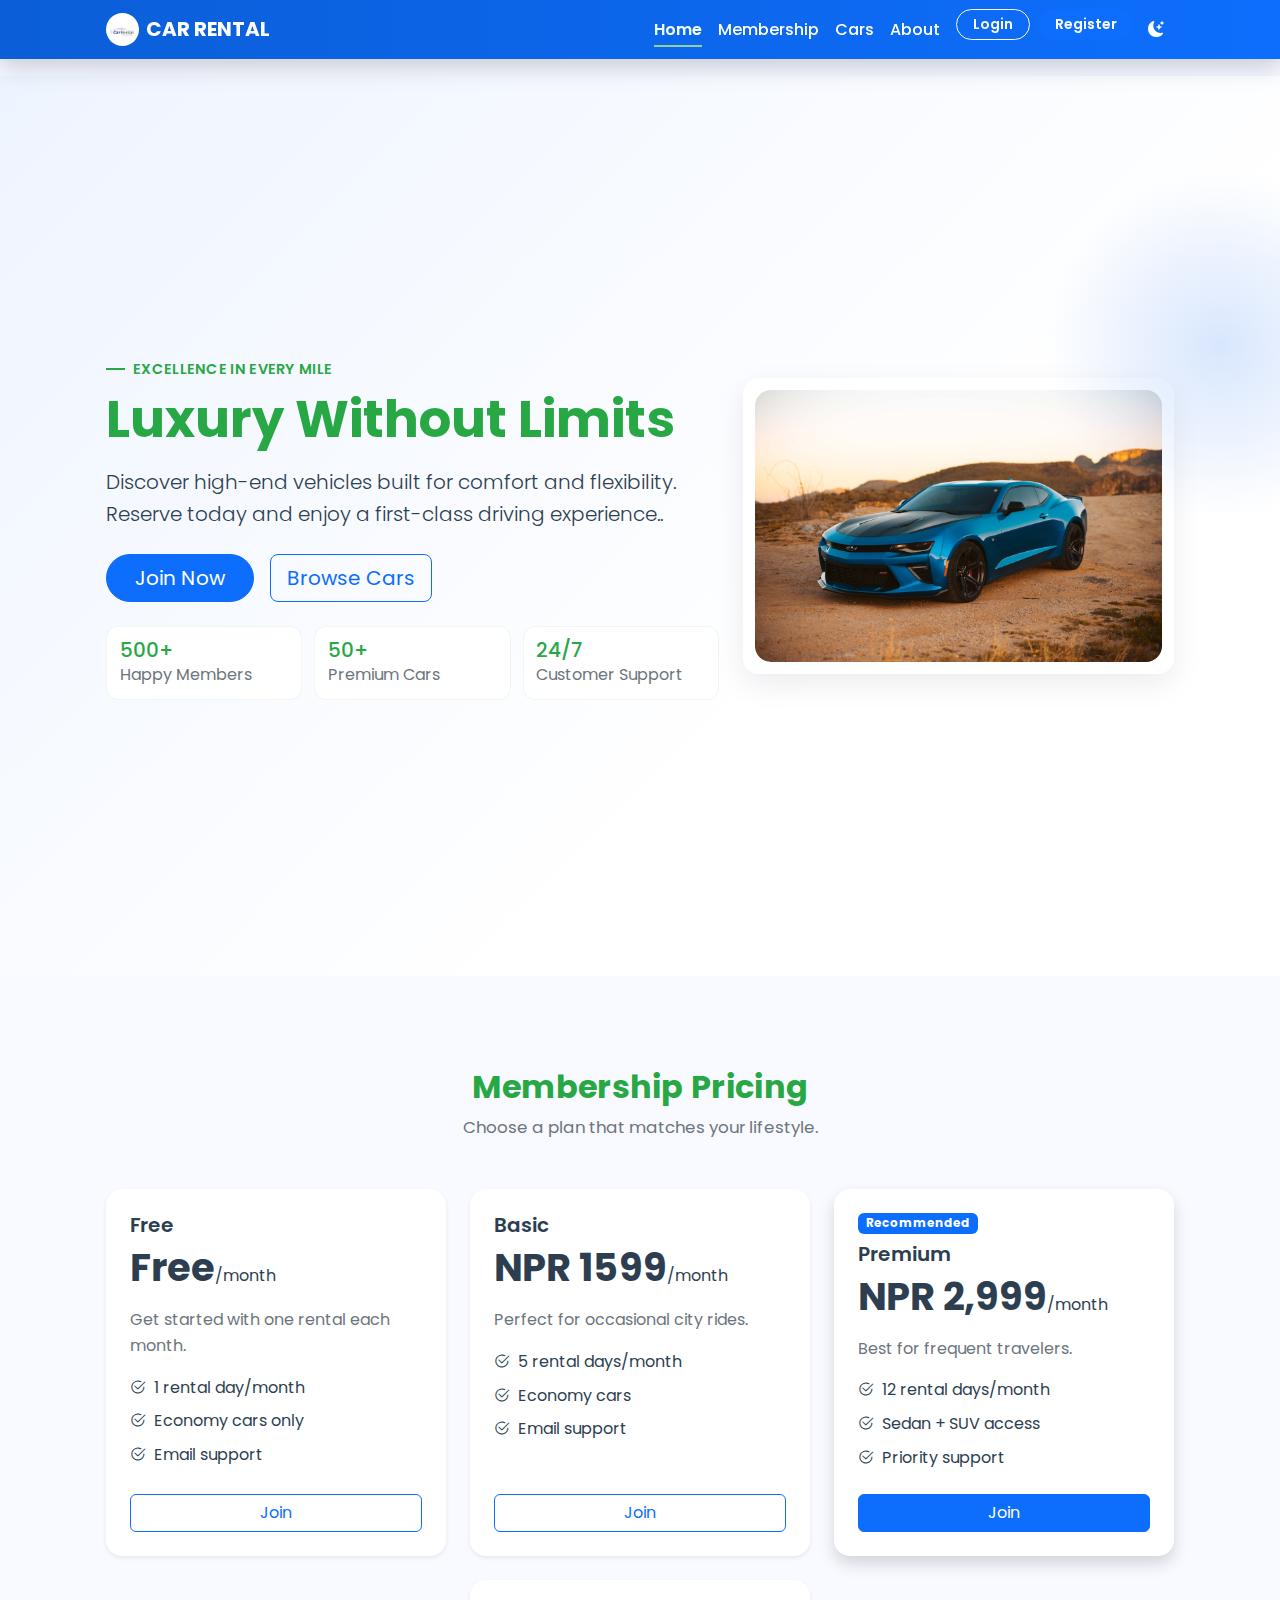
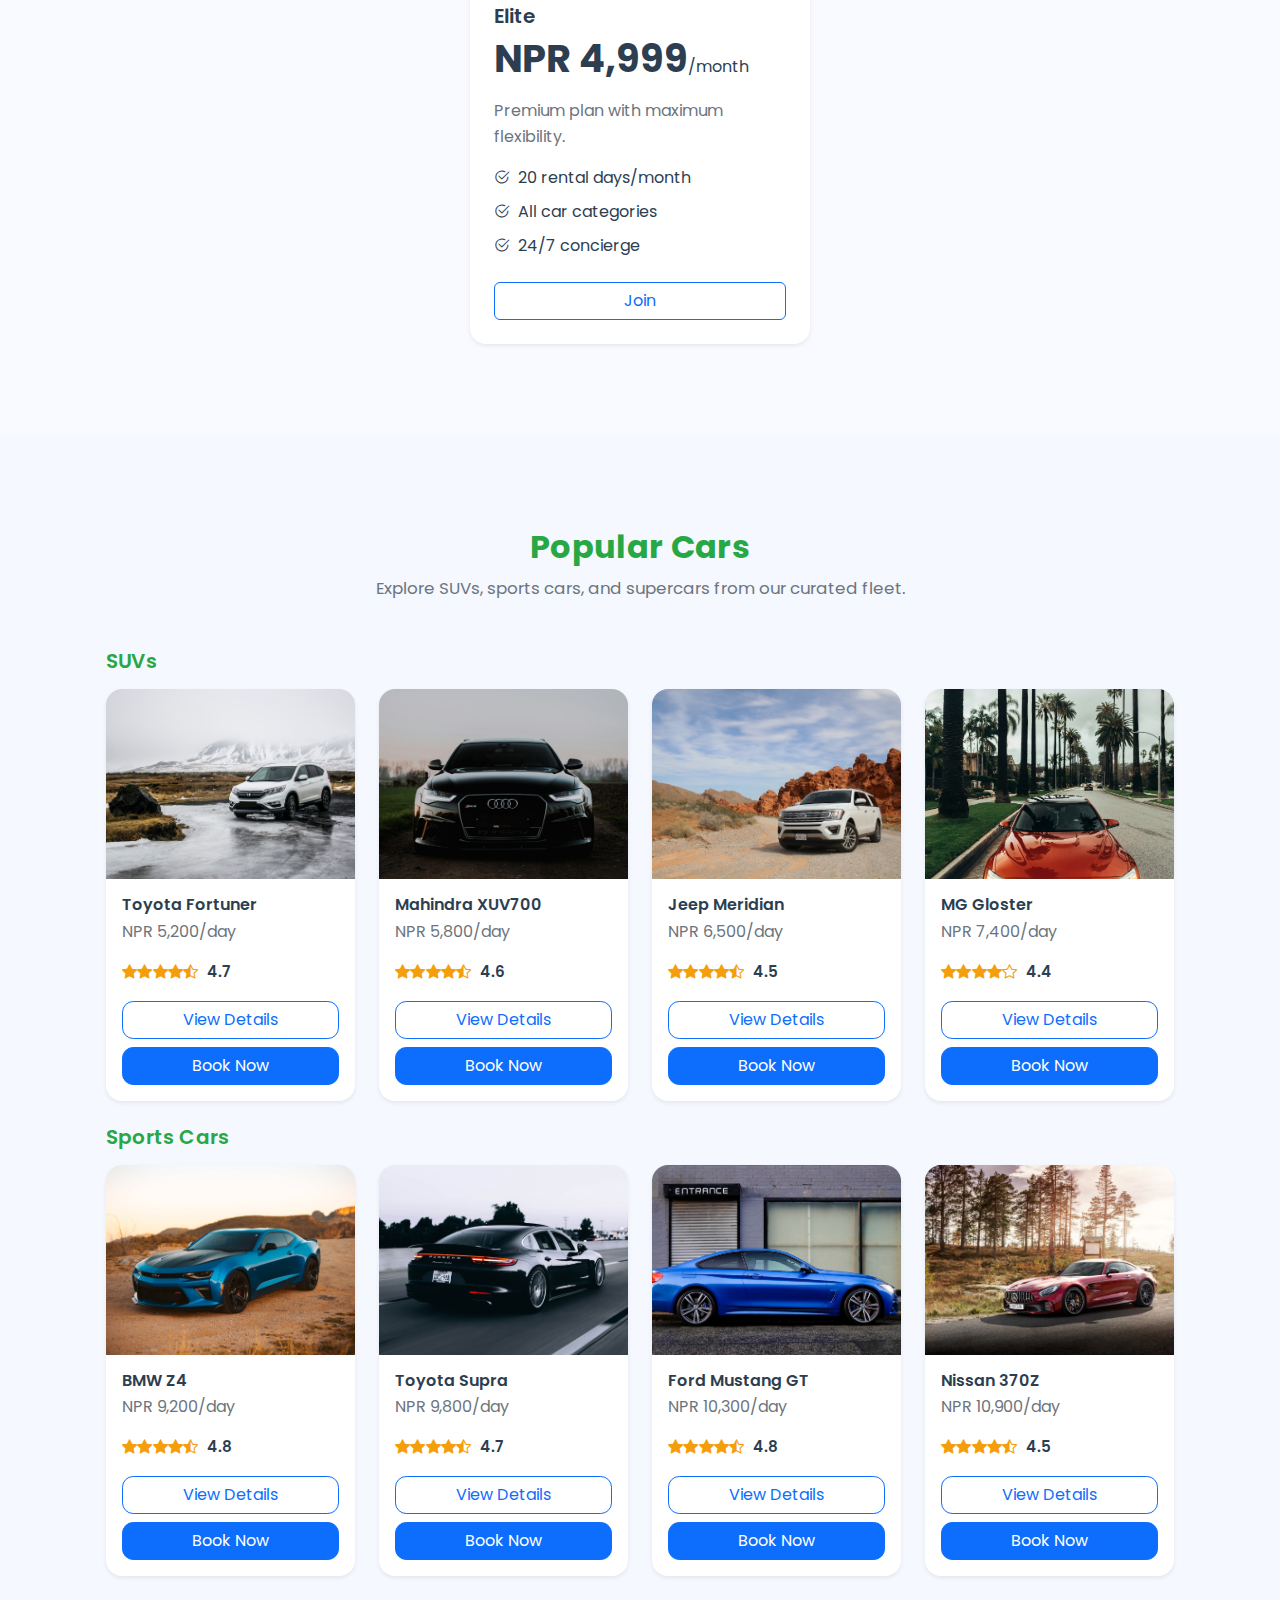
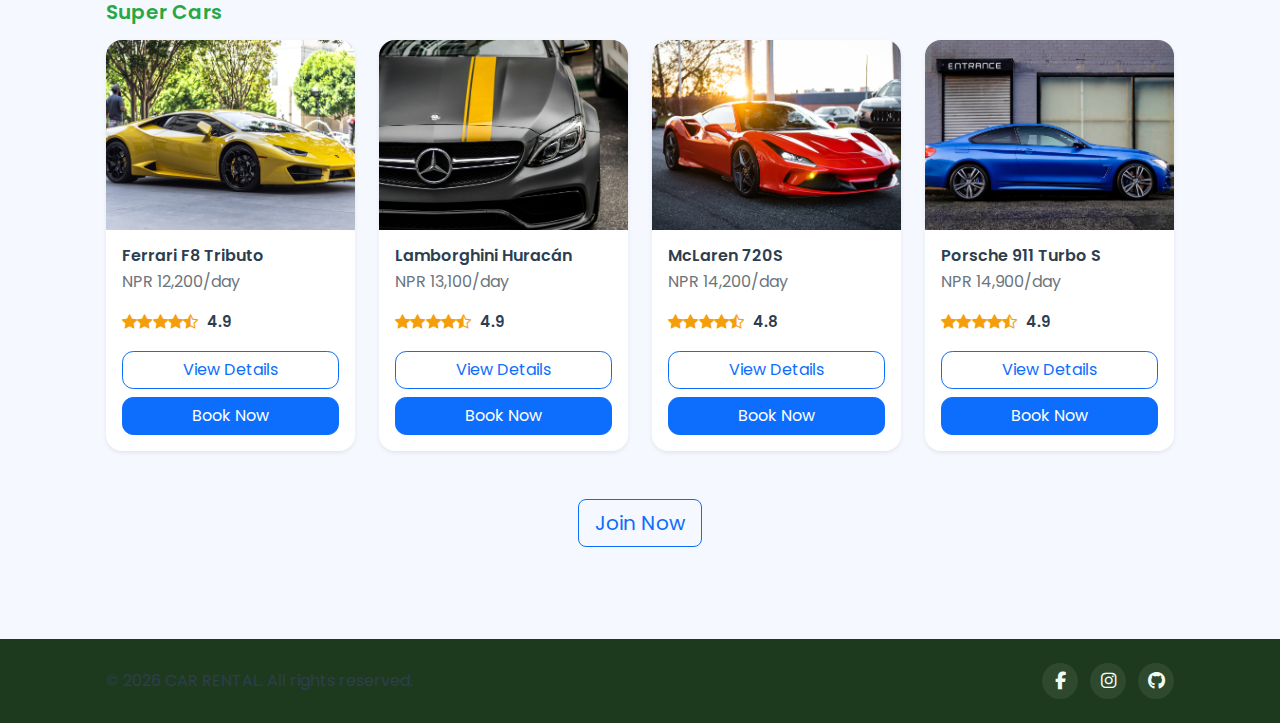
<file: index.html>
<!DOCTYPE html>
<html lang="en">
<head>
  <meta charset="UTF-8" />
  <meta name="viewport" content="width=device-width, initial-scale=1.0" />
  <meta name="description" content="CAR RENTAL is a modern, frontend-only car rental website built for quick bookings and affordable membership plans." />
  <title>Car Rental| Drive Smart, Drive Easy</title>

  <!-- Typography -->
  <link rel="preconnect" href="https://fonts.googleapis.com" />
  <link rel="preconnect" href="https://fonts.gstatic.com" crossorigin />
  <link href="https://fonts.googleapis.com/css2?family=Poppins:wght@300;400;500;600;700&display=swap" rel="stylesheet" />

  <!-- Core CSS framework -->
  <link href="https://cdn.jsdelivr.net/npm/bootstrap@5.3.3/dist/css/bootstrap.min.css" rel="stylesheet" integrity="sha384-QWTKZyjpPEjISv5WaRU9OFeRpok6YctnYmDr5pNlyT2bRjXh0JMhjY6hW+ALEwIH" crossorigin="anonymous" />

  <!-- Icon packs -->
  <link rel="stylesheet" href="https://cdn.jsdelivr.net/npm/bootstrap-icons@1.11.3/font/bootstrap-icons.min.css" />

  <link rel="stylesheet" href="https://cdnjs.cloudflare.com/ajax/libs/font-awesome/6.7.2/css/all.min.css" integrity="sha512-Evv84Mr4kqVGRNSgIGL/F/aIDqQb7xQ2vcrdIwxfjThSH8CSR7PBEakCr51Ck+w+/U6swU2Im1vVX0SVk9ABhg==" crossorigin="anonymous" referrerpolicy="no-referrer" />

  <!-- Site identity icon -->
  <link rel="icon" type="image/png" href="images/CAR RENTAL LOGO.png" />

  <!-- Shared + page-specific styles -->
  <link rel="stylesheet" href="css/styles.css" />
  <link rel="stylesheet" href="css/index.css" />
</head>
<body data-bs-spy="scroll" data-bs-target="#navbarMenu" data-bs-offset="90" tabindex="0">
  <a class="skip-link" href="#main-content">Skip to main content</a>

  <!-- Header & Fixed Navigation -->
  <header>
    <nav class="navbar navbar-expand-lg navbar-dark fixed-top cargo-navbar" aria-label="Main navigation">
      <section class="container">
        <a class="navbar-brand fw-bold d-inline-flex align-items-center" href="#home" aria-label="CAR RENTAL home">
          <img src="images/CAR RENTAL LOGO.png" alt="CAR RENTAL logo" class="navbar-brand-logo" />
          <span>CAR RENTAL</span>
        </a>
        <button class="navbar-toggler" type="button" data-bs-toggle="collapse" data-bs-target="#navbarMenu" aria-controls="navbarMenu" aria-expanded="false" aria-label="Toggle navigation">
          <span class="navbar-toggler-icon"></span>
        </button>

        <section class="collapse navbar-collapse" id="navbarMenu">
          <ul class="navbar-nav ms-auto mb-2 mb-lg-0">
            <li class="nav-item"><a class="nav-link active" href="#home" aria-label="Go to Home section">Home</a></li>
            <li class="nav-item"><a class="nav-link" href="#pricing" aria-label="Go to Membership section">Membership</a></li>
            <li class="nav-item"><a class="nav-link" href="#cars" aria-label="Go to Cars section">Cars</a></li>
            <li class="nav-item"><a class="nav-link" href="about.html" aria-label="Go to About page">About</a></li>
            <li class="nav-item auth-nav-item mt-2 mt-lg-0 ms-lg-2">
              <a href="login.html" class="btn btn-outline-light btn-sm w-100" aria-label="Go to login page">Login</a>
            </li>
            <li class="nav-item auth-nav-item mt-2 mt-lg-0 ms-lg-2">
              <a href="register.html" class="btn btn-primary btn-sm w-100" aria-label="Go to registration page">Register</a>
            </li>
            <li class="nav-item d-flex align-items-center">
              <button type="button" class="theme-toggle-btn nav-link border-0 bg-transparent" data-theme-toggle aria-label="Switch theme">
                <i class="bi bi-moon-stars-fill" data-theme-icon aria-hidden="true"></i>
              </button>
            </li>
          </ul>
        </section>
      </section>
    </nav>
  </header>

  <main id="main-content">
    <!-- Hero Section -->
    <section id="home" class="hero-section d-flex align-items-center section-block" aria-label="Hero section">
      <section class="container">
        <article class="row align-items-center g-4">
          <section class="col-lg-7">
            <p class="hero-eyebrow fw-semibold mb-2">Excellence in Every Mile</p>
            <h1 class="display-4 fw-bold mb-3">Luxury Without Limits</h1>
            <p class="lead mb-4">
Discover high-end vehicles built for comfort and flexibility. Reserve today and enjoy a first-class driving experience..</p>
            <section class="d-flex flex-column flex-sm-row gap-3">
              <button type="button" class="btn btn-primary btn-lg hero-cta" data-bs-toggle="modal" data-bs-target="#joinNowModal" aria-label="Open Join Now membership modal">Join Now</button>
              <a href="#cars" class="btn btn-outline-primary btn-lg" aria-label="Browse available cars">Browse Cars</a>
            </section>

            <section class="hero-kpis mt-4" aria-label="CAR RENTAL trust highlights">
              <article class="hero-kpi-item">
                <h2 class="h5 mb-0">500+</h2>
                <p class="mb-0 text-muted">Happy Members</p>
              </article>
              <article class="hero-kpi-item">
                <h2 class="h5 mb-0">50+</h2>
                <p class="mb-0 text-muted">Premium Cars</p>
              </article>
              <article class="hero-kpi-item">
                <h2 class="h5 mb-0">24/7</h2>
                <p class="mb-0 text-muted">Customer Support</p>
              </article>
            </section>
          </section>
          <section class="col-lg-5">
            <article class="hero-image-card text-center">
              <img src="images/sports-bmw-z4.jpg" class="img-fluid rounded-4" alt="Stylish rental car on an open road" loading="eager" />
            </article>
          </section>
        </article>
      </section>
    </section>

    <!-- Membership Pricing Section -->
    <section id="pricing" class="pricing-section section-block" aria-label="Membership pricing section">
      <section class="container py-4">
        <section class="section-header text-center mb-5">
          <h2 class="fw-bold mb-2">Membership Pricing</h2>
          <p class="text-muted mb-0">Choose a plan that matches your lifestyle.</p>
        </section>
      

        <section class="row g-4 membership-grid">
          <!-- Free plan added per user request: 1 rental per month -->
          <section class="col-md-6 col-lg-4">
            <article class="card h-100 pricing-card border-0 shadow-sm">
              <section class="card-body p-4 d-flex flex-column">
                <h3 class="h5 fw-semibold">Free</h3>
                <p class="display-6 fw-bold">Free<span class="fs-6 fw-normal">/month</span></p>
                <p class="text-muted">Get started with one rental each month.</p>
                <ul class="list-unstyled mb-4">
                  <li class="mb-2"><i class="bi bi-check2-circle me-2"></i>1 rental day/month</li>
                  <li class="mb-2"><i class="bi bi-check2-circle me-2"></i>Economy cars only</li>
                  <li><i class="bi bi-check2-circle me-2"></i>Email support</li>
                </ul>
                <button type="button" class="btn btn-outline-primary mt-auto" data-bs-toggle="modal" data-bs-target="#joinNowModal" aria-label="Join Free membership plan">Join</button>
              </section>
            </article>
          </section>

          <section class="col-md-6 col-lg-4">
            <article class="card h-100 pricing-card border-0 shadow-sm">
              <section class="card-body p-4 d-flex flex-column">
                <h3 class="h5 fw-semibold">Basic</h3>
                <p class="display-6 fw-bold">NPR 1599<span class="fs-6 fw-normal">/month</span></p>
                <p class="text-muted">Perfect for occasional city rides.</p>
                <ul class="list-unstyled mb-4">
                  <li class="mb-2"><i class="bi bi-check2-circle me-2"></i>5 rental days/month</li>
                  <li class="mb-2"><i class="bi bi-check2-circle me-2"></i>Economy cars</li>
                  <li><i class="bi bi-check2-circle me-2"></i>Email support</li>
                </ul>
                <button type="button" class="btn btn-outline-primary mt-auto" data-bs-toggle="modal" data-bs-target="#joinNowModal" aria-label="Join Basic membership plan">Join</button>
              </section>
            </article>
          </section>

          <section class="col-md-6 col-lg-4">
            <article class="card h-100 pricing-card featured border-0 shadow">
              <section class="card-body p-4 d-flex flex-column">
                <span class="badge text-bg-primary align-self-start mb-2">Recommended</span>
                <h3 class="h5 fw-semibold">Premium</h3>
                <p class="display-6 fw-bold">NPR 2,999<span class="fs-6 fw-normal">/month</span></p>
                <p class="text-muted">Best for frequent travelers.</p>
                <ul class="list-unstyled mb-4">
                  <li class="mb-2"><i class="bi bi-check2-circle me-2"></i>12 rental days/month</li>
                  <li class="mb-2"><i class="bi bi-check2-circle me-2"></i>Sedan + SUV access</li>
                  <li><i class="bi bi-check2-circle me-2"></i>Priority support</li>
                </ul>
                <button type="button" class="btn btn-primary mt-auto" data-bs-toggle="modal" data-bs-target="#joinNowModal" aria-label="Join Premium membership plan">Join</button>
              </section>
            </article>
          </section>

          <section class="col-md-6 col-lg-4 mx-md-auto">
            <article class="card h-100 pricing-card border-0 shadow-sm">
              <section class="card-body p-4 d-flex flex-column">
                <h3 class="h5 fw-semibold">Elite</h3>
                <p class="display-6 fw-bold">NPR 4,999<span class="fs-6 fw-normal">/month</span></p>
                <p class="text-muted">Premium plan with maximum flexibility.</p>
                <ul class="list-unstyled mb-4">
                  <li class="mb-2"><i class="bi bi-check2-circle me-2"></i>20 rental days/month</li>
                  <li class="mb-2"><i class="bi bi-check2-circle me-2"></i>All car categories</li>
                  <li><i class="bi bi-check2-circle me-2"></i>24/7 concierge</li>
                </ul>
                <button type="button" class="btn btn-outline-primary mt-auto" data-bs-toggle="modal" data-bs-target="#joinNowModal" aria-label="Join Elite membership plan">Join</button>
              </section>
            </article>
          </section>
        </section>
      </section>
    </section>

    <!-- Cars section: grouped inventory cards and CTA -->
    <section id="cars" class="cars-section section-block" aria-label="Car showcase section">
      <section class="container py-4">
        <section class="section-header text-center mb-5">
          <h2 class="fw-bold mb-2">Popular Cars</h2>
          <p class="text-muted mb-0">Explore SUVs, sports cars, and supercars from our curated fleet.</p>
        </section>

        <section class="cars-category mb-4">
          <h3 class="h5 fw-semibold mb-3">SUVs</h3>
          <section class="row g-4 cars-grid">
            <section class="col-sm-6 col-lg-3">
              <article class="card h-100 border-0 shadow-sm car-card">
                <img src="images/suv-fortuner.jpg" class="card-img-top" alt="Blue luxury SUV" loading="lazy" />
                <section class="card-body d-flex flex-column">
                  <h4 class="h6 fw-semibold mb-1">Toyota Fortuner</h4>
                  <p class="text-muted mb-3">NPR 5,200/day</p>
                  <button type="button" class="btn btn-outline-primary mt-auto" aria-label="View details of Toyota Fortuner">View Details</button>
                </section>
              </article>
            </section>

            <section class="col-sm-6 col-lg-3">
              <article class="card h-100 border-0 shadow-sm car-card">
                <img src="images/suv-xuv700.jpg" class="card-img-top" alt="Black premium SUV" loading="lazy" />
                <section class="card-body d-flex flex-column">
                  <h4 class="h6 fw-semibold mb-1">Mahindra XUV700</h4>
                  <p class="text-muted mb-3">NPR 5,800/day</p>
                  <button type="button" class="btn btn-outline-primary mt-auto" aria-label="View details of Mahindra XUV700">View Details</button>
                </section>
              </article>
            </section>

            <section class="col-sm-6 col-lg-3">
              <article class="card h-100 border-0 shadow-sm car-card">
                <img src="images/suv-meridian.jpg" class="card-img-top" alt="White range rover style SUV" loading="lazy" />
                <section class="card-body d-flex flex-column">
                  <h4 class="h6 fw-semibold mb-1">Jeep Meridian</h4>
                  <p class="text-muted mb-3">NPR 6,500/day</p>
                  <button type="button" class="btn btn-outline-primary mt-auto" aria-label="View details of Jeep Meridian">View Details</button>
                </section>
              </article>
            </section>

            <section class="col-sm-6 col-lg-3">
              <article class="card h-100 border-0 shadow-sm car-card">
                <img src="images/suv-gloster.jpg" class="card-img-top" alt="Silver luxury SUV on road" loading="lazy" />
                <section class="card-body d-flex flex-column">
                  <h4 class="h6 fw-semibold mb-1">MG Gloster</h4>
                  <p class="text-muted mb-3">NPR 7,400/day</p>
                  <button type="button" class="btn btn-outline-primary mt-auto" aria-label="View details of MG Gloster">View Details</button>
                </section>
              </article>
            </section>
          </section>
        </section>

        <section class="cars-category mb-4">
          <h3 class="h5 fw-semibold mb-3">Sports Cars</h3>
          <section class="row g-4 cars-grid">
            <section class="col-sm-6 col-lg-3">
              <article class="card h-100 border-0 shadow-sm car-card">
                <img src="images/sports-bmw-z4.jpg" class="card-img-top" alt="Red sports coupe" loading="lazy" />
                <section class="card-body d-flex flex-column">
                  <h4 class="h6 fw-semibold mb-1">BMW Z4</h4>
                  <p class="text-muted mb-3">NPR 9,200/day</p>
                  <button type="button" class="btn btn-outline-primary mt-auto" aria-label="View details of BMW Z4">View Details</button>
                </section>
              </article>
            </section>

            <section class="col-sm-6 col-lg-3">
              <article class="card h-100 border-0 shadow-sm car-card">
                <img src="images/sports-supra.jpg" class="card-img-top" alt="Orange sports car on highway" loading="lazy" />
                <section class="card-body d-flex flex-column">
                  <h4 class="h6 fw-semibold mb-1">Toyota Supra</h4>
                  <p class="text-muted mb-3">NPR 9,800/day</p>
                  <button type="button" class="btn btn-outline-primary mt-auto" aria-label="View details of Toyota Supra">View Details</button>
                </section>
              </article>
            </section>

            <section class="col-sm-6 col-lg-3">
              <article class="card h-100 border-0 shadow-sm car-card">
                <img src="images/sports-mustang.jpg" class="card-img-top" alt="Black sports car parked" loading="lazy" />
                <section class="card-body d-flex flex-column">
                  <h4 class="h6 fw-semibold mb-1">Ford Mustang GT</h4>
                  <p class="text-muted mb-3">NPR 10,300/day</p>
                  <button type="button" class="btn btn-outline-primary mt-auto" aria-label="View details of Ford Mustang GT">View Details</button>
                </section>
              </article>
            </section>

            <section class="col-sm-6 col-lg-3">
              <article class="card h-100 border-0 shadow-sm car-card">
                <img src="images/sports-370z.jpg" class="card-img-top" alt="Yellow sports car" loading="lazy" />
                <section class="card-body d-flex flex-column">
                  <h4 class="h6 fw-semibold mb-1">Nissan 370Z</h4>
                  <p class="text-muted mb-3">NPR 10,900/day</p>
                  <button type="button" class="btn btn-outline-primary mt-auto" aria-label="View details of Nissan 370Z">View Details</button>
                </section>
              </article>
            </section>
          </section>
        </section>

        <section class="cars-category">
          <h3 class="h5 fw-semibold mb-3">Super Cars</h3>
          <section class="row g-4 cars-grid">
            <section class="col-sm-6 col-lg-3">
              <article class="card h-100 border-0 shadow-sm car-card">
                <img src="images/super-f8.jpg" class="card-img-top" alt="Red Ferrari style supercar" loading="lazy" />
                <section class="card-body d-flex flex-column">
                  <h4 class="h6 fw-semibold mb-1">Ferrari F8 Tributo</h4>
                  <p class="text-muted mb-3">NPR 12,200/day</p>
                  <button type="button" class="btn btn-outline-primary mt-auto" aria-label="View details of Ferrari F8 Tributo">View Details</button>
                </section>
              </article>
            </section>

            <section class="col-sm-6 col-lg-3">
              <article class="card h-100 border-0 shadow-sm car-card">
                <img src="images/super-huracan.jpg" class="card-img-top" alt="White Lamborghini supercar" loading="lazy" />
                <section class="card-body d-flex flex-column">
                  <h4 class="h6 fw-semibold mb-1">Lamborghini Huracán</h4>
                  <p class="text-muted mb-3">NPR 13,100/day</p>
                  <button type="button" class="btn btn-outline-primary mt-auto" aria-label="View details of Lamborghini Huracán">View Details</button>
                </section>
              </article>
            </section>

            <section class="col-sm-6 col-lg-3">
              <article class="card h-100 border-0 shadow-sm car-card">
                <img src="images/super-720s.jpg" class="card-img-top" alt="Blue McLaren style supercar" loading="lazy" />
                <section class="card-body d-flex flex-column">
                  <h4 class="h6 fw-semibold mb-1">McLaren 720S</h4>
                  <p class="text-muted mb-3">NPR 14,200/day</p>
                  <button type="button" class="btn btn-outline-primary mt-auto" aria-label="View details of McLaren 720S">View Details</button>
                </section>
              </article>
            </section>

            <section class="col-sm-6 col-lg-3">
              <article class="card h-100 border-0 shadow-sm car-card">
                <img src="images/super-911.jpg" class="card-img-top" alt="Black luxury supercar" loading="lazy" />
                <section class="card-body d-flex flex-column">
                  <h4 class="h6 fw-semibold mb-1">Porsche 911 Turbo S</h4>
                  <p class="text-muted mb-3">NPR 14,900/day</p>
                  <button type="button" class="btn btn-outline-primary mt-auto" aria-label="View details of Porsche 911 Turbo S">View Details</button>
                </section>
              </article>
            </section>
          </section>
        </section>

        <section class="text-center mt-5">
          <button class="btn btn-outline-primary btn-lg" data-bs-toggle="modal" data-bs-target="#joinNowModal" aria-label="Join CAR RENTAL membership now">Join Now</button>
        </section>
      </section>
    </section>
  </main>

  <!-- Join Now Modal -->
  <section class="modal fade" id="joinNowModal" tabindex="-1" aria-labelledby="joinNowModalLabel" aria-describedby="joinNowModalDescription" aria-hidden="true">
    <article class="modal-dialog modal-dialog-centered">
      <section class="modal-content">
        <header class="modal-header border-0">
          <h2 class="modal-title h5" id="joinNowModalLabel">Join CAR RENTAL Today</h2>
          <button type="button" class="btn-close" data-bs-dismiss="modal" aria-label="Close"></button>
        </header>
        <section class="modal-body pt-0">
          <p class="text-muted mb-3" id="joinNowModalDescription">Complete the form below to sign up for your CAR RENTAL membership.</p>
          <form id="joinMembershipForm" aria-label="Membership signup form" novalidate>
            <section class="mb-3">
              <label for="memberName" class="form-label">Full Name</label>
              <input type="text" class="form-control" id="memberName" name="memberName" placeholder="Enter your full name" required aria-required="true" aria-label="Full name" />
            </section>

            <section class="mb-3">
              <label for="memberEmail" class="form-label">Email Address</label>
              <input type="email" class="form-control" id="memberEmail" name="memberEmail" placeholder="Enter your email" required aria-required="true" aria-label="Email address" />
            </section>

            <section class="mb-0">
              <label for="memberPlan" class="form-label">Select Plan</label>
              <select class="form-select" id="memberPlan" name="memberPlan" required aria-required="true" aria-label="Select membership plan">
                <option value="" selected disabled>Choose a plan</option>
                <option value="basic">Basic</option>
                <option value="premium">Premium</option>
                <option value="elite">Elite</option>
              </select>
            </section>
          </form>
        </section>
        <footer class="modal-footer border-0">
          <button type="button" class="btn btn-secondary" data-bs-dismiss="modal">Maybe Later</button>
          <button type="submit" class="btn btn-primary" form="joinMembershipForm">Join Now</button>
        </footer>
      </section>
    </article>
  </section>

  <!-- Car Details Modal -->
  <section class="modal fade" id="carDetailsModal" tabindex="-1" aria-labelledby="carDetailsModalLabel" aria-hidden="true">
    <article class="modal-dialog modal-dialog-centered">
      <section class="modal-content">
        <header class="modal-header border-0">
          <h2 class="modal-title h5" id="carDetailsModalLabel">Car Specifications</h2>
          <button type="button" class="btn-close" data-bs-dismiss="modal" aria-label="Close"></button>
        </header>
        <section class="modal-body pt-0">
          <ul id="carSpecsList" class="mb-0"></ul>
        </section>
        <footer class="modal-footer border-0">
          <button type="button" class="btn btn-primary" data-bs-dismiss="modal">Close</button>
        </footer>
      </section>
    </article>
  </section>

  <!-- Booking Modal -->
  <section class="modal fade" id="bookingModal" tabindex="-1" aria-labelledby="bookingModalLabel" aria-hidden="true">
    <article class="modal-dialog modal-dialog-centered">
      <section class="modal-content">
        <header class="modal-header border-0">
          <h2 class="modal-title h5" id="bookingModalLabel">Book Your Car</h2>
          <button type="button" class="btn-close" data-bs-dismiss="modal" aria-label="Close"></button>
        </header>
        <section class="modal-body pt-0">
          <form id="bookingForm" aria-label="Car booking form" novalidate>
            <input type="hidden" id="bookingCarName" name="bookingCarName" />
            <input type="hidden" id="bookingDailyPrice" name="bookingDailyPrice" />

            <section class="booking-car-summary mb-3" aria-live="polite">
              <p class="mb-1 fw-semibold" id="selectedCarName">Selected Car: --</p>
              <p class="mb-0 text-muted" id="selectedCarPrice">Price: --</p>
            </section>

            <section class="mb-3">
              <label for="bookerName" class="form-label">Full Name</label>
              <input type="text" class="form-control" id="bookerName" name="bookerName" placeholder="Enter your full name" required aria-required="true" />
            </section>

            <section class="mb-3">
              <label for="bookerEmail" class="form-label">Email Address</label>
              <input type="email" class="form-control" id="bookerEmail" name="bookerEmail" placeholder="Enter your email" required aria-required="true" />
            </section>

            <section class="mb-3">
              <label for="bookerPhone" class="form-label">Phone Number</label>
              <input type="tel" class="form-control" id="bookerPhone" name="bookerPhone" placeholder="Enter your phone number" required aria-required="true" />
            </section>

            <section class="row g-3 mb-3">
              <section class="col-sm-6">
                <label for="pickupDate" class="form-label">Pickup Date</label>
                <input type="date" class="form-control" id="pickupDate" name="pickupDate" required aria-required="true" />
              </section>
              <section class="col-sm-6">
                <label for="dropoffDate" class="form-label">Drop-off Date</label>
                <input type="date" class="form-control" id="dropoffDate" name="dropoffDate" required aria-required="true" />
              </section>
            </section>

            <section class="mb-3">
              <label for="pickupLocation" class="form-label">Pickup Location</label>
              <select class="form-select" id="pickupLocation" name="pickupLocation" required aria-required="true">
                <option value="" selected disabled>Select location</option>
                <option value="Airport">Airport</option>
                <option value="Railway Station">Railway Station</option>
                <option value="City Center">City Center</option>
                <option value="Hotel Delivery">Hotel Delivery</option>
              </select>
            </section>

            <section class="booking-estimate p-3 rounded-3" aria-live="polite">
              <p class="mb-1">Estimated Days: <strong id="bookingDays">0</strong></p>
              <p class="mb-0">Estimated Total: <strong id="bookingTotal">NPR 0</strong></p>
            </section>
          </form>
        </section>
        <footer class="modal-footer border-0">
          <button type="button" class="btn btn-secondary" data-bs-dismiss="modal">Cancel</button>
          <button type="submit" class="btn btn-primary" form="bookingForm">Confirm Booking</button>
        </footer>
      </section>
    </article>
  </section>

  <!-- Footer -->
  <footer class="site-footer py-4" aria-label="Website footer">
    <section class="container d-flex flex-column flex-md-row justify-content-between align-items-center gap-3">
      <p class="mb-0">© 2026 CAR RENTAL. All rights reserved.</p>
      <nav class="social-links d-flex align-items-center" aria-label="Social media links">
        <a href="https://www.facebook.com/nishan.adhikari.9469" class="social-link" target="_blank" rel="noopener noreferrer" aria-label="Visit Nishan on Facebook"><i class="fa-brands fa-facebook-f" aria-hidden="true"></i></a>
        <a href="https://www.instagram.com/nishan_adhikari17/" class="social-link" target="_blank" rel="noopener noreferrer" aria-label="Visit Nishan on Instagram"><i class="fa-brands fa-instagram" aria-hidden="true"></i></a>

        <a href="https://github.com/nishan634" class="social-link" target="_blank" rel="noopener noreferrer" aria-label="Visit Nishan on GitHub"><i class="fa-brands fa-github" aria-hidden="true"></i></a>
      </nav>
    </section>
  </footer>

  <!-- Booking Success Toast -->
  <section class="toast-container position-fixed bottom-0 end-0 p-3 booking-toast-container">
    <section id="bookingSuccessToast" class="toast align-items-center text-bg-success border-0" role="status" aria-live="polite" aria-atomic="true" data-bs-delay="3500">
      <section class="d-flex">
        <section class="toast-body" id="bookingToastMessage">Booking confirmed successfully.</section>
        <button type="button" class="btn-close btn-close-white me-2 m-auto" data-bs-dismiss="toast" aria-label="Close"></button>
      </section>
    </section>
  </section>

  <!-- Runtime scripts: Bootstrap, theme management, and home page logic -->
  <script src="https://cdn.jsdelivr.net/npm/bootstrap@5.3.3/dist/js/bootstrap.bundle.min.js" integrity="sha384-YvpcrYf0tY3lHB60NNkmXc5s9fDVZLESaAA55NDzOxhy9GkcIdslK1eN7N6jIeHz" crossorigin="anonymous"></script>
  <script src="js/theme.js"></script>
  <script src="js/main.js"></script>
</body>
</html>
</file>
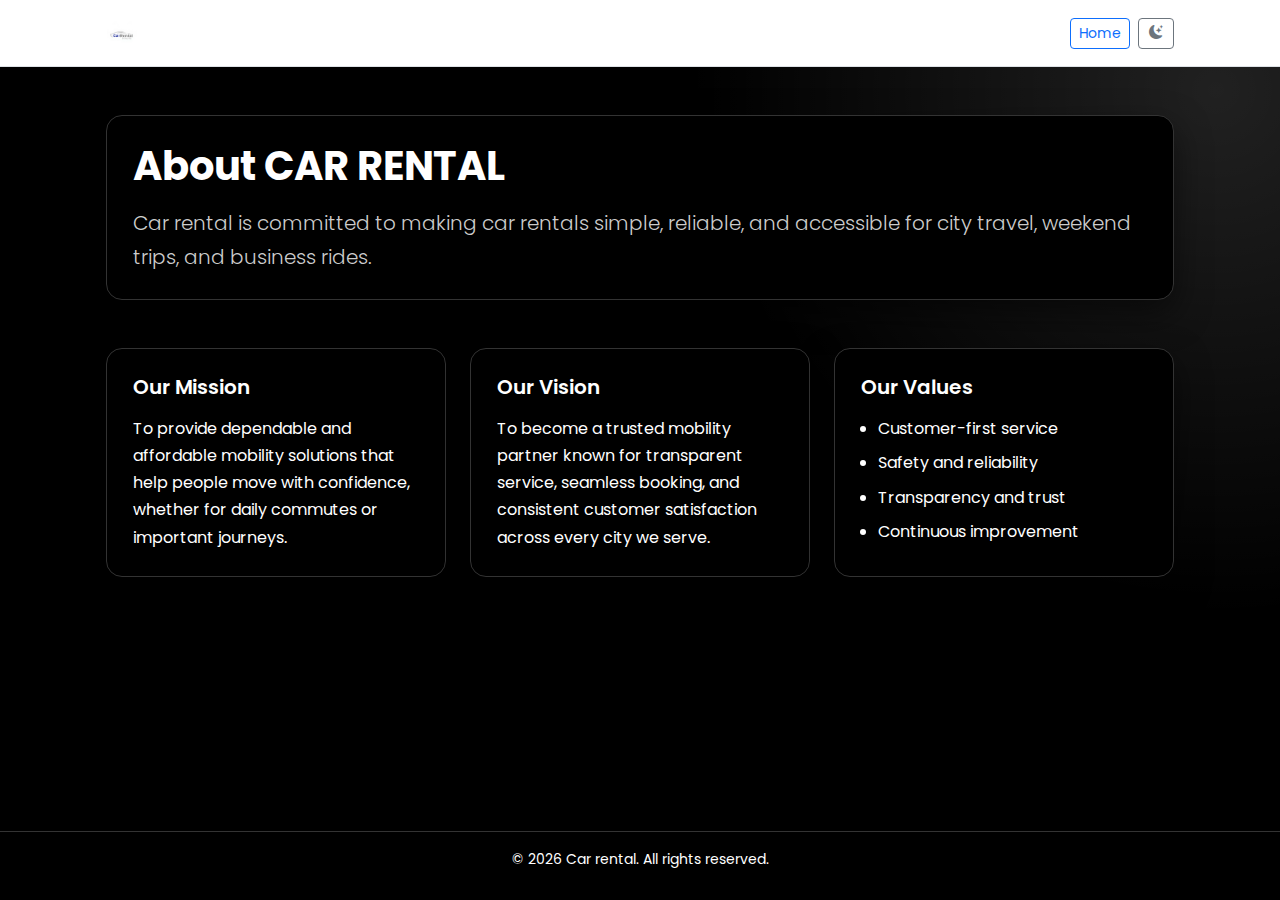
<file: about.html>
<!DOCTYPE html>
<html lang="en">
<head>
  <!-- Document metadata -->
  <meta charset="UTF-8" />
  <meta name="viewport" content="width=device-width, initial-scale=1.0" />
  <meta name="description" content="Learn about Car rental's mission, vision, and values in building reliable mobility experiences." />
  <title>CAR RENTAL | About</title>
  <!-- Typography and UI resources -->
  <link rel="preconnect" href="https://fonts.googleapis.com" />
  <link rel="preconnect" href="https://fonts.gstatic.com" crossorigin />
  <link href="https://fonts.googleapis.com/css2?family=Poppins:wght@300;400;500;600;700&display=swap" rel="stylesheet" />
  <link href="https://cdn.jsdelivr.net/npm/bootstrap@5.3.3/dist/css/bootstrap.min.css" rel="stylesheet" />
  <link rel="stylesheet" href="https://cdn.jsdelivr.net/npm/bootstrap-icons@1.11.3/font/bootstrap-icons.min.css" />
  <!-- Branding and page styles -->
  <link rel="icon" type="image/png" href="images/CAR RENTAL LOGO.png" />
  <link rel="stylesheet" href="css/styles.css" />
  <link rel="stylesheet" href="css/about.css" />
</head>
<body>
  <!-- Accessibility quick link -->
  <a class="skip-link" href="#main-content">Skip to main content</a>

  <!-- Header with brand, home link, and theme switch -->
  <header class="py-3 border-bottom bg-white">
    <nav class="container d-flex justify-content-between align-items-center" aria-label="About page navigation">
      <a href="index.html" class="brand-link fw-bold text-decoration-none fs-5 d-inline-flex align-items-center" aria-label="Go to CAR RENTAL home">
        <img src="images/CAR RENTAL LOGO.png" alt="CAR RENTAL logo" class="brand-logo" />
        <span>CAR RENTAL</span>
      </a>
      <section class="d-flex align-items-center gap-2">
        <a href="index.html" class="btn btn-outline-primary btn-sm" aria-label="Go to home page">Home</a>
        <button type="button" class="theme-toggle-btn btn btn-outline-secondary btn-sm" data-theme-toggle aria-label="Switch theme">
          <i class="bi bi-moon-stars-fill" data-theme-icon aria-hidden="true"></i>
        </button>
      </section>
    </nav>
  </header>

  <!-- About content blocks: intro, mission, vision, and values -->
  <main id="main-content" class="about-main py-5" aria-label="About CAR RENTAL">
    <section class="container">
      <section class="about-hero mb-4 mb-md-5" aria-labelledby="aboutTitle">
        <h1 id="aboutTitle" class="display-6 fw-bold mb-3">About CAR RENTAL</h1>
        <p class="lead mb-0">Car rental is committed to making car rentals simple, reliable, and accessible for city travel, weekend trips, and business rides.</p>
      </section>

      <section class="row g-4" aria-label="Mission vision values">
        <section class="col-12 col-lg-4">
          <article class="about-card h-100" aria-labelledby="missionTitle">
            <h2 id="missionTitle" class="h5 fw-semibold mb-3">Our Mission</h2>
            <p class="mb-0">To provide dependable and affordable mobility solutions that help people move with confidence, whether for daily commutes or important journeys.</p>
          </article>
        </section>

        <section class="col-12 col-lg-4">
          <article class="about-card h-100" aria-labelledby="visionTitle">
            <h2 id="visionTitle" class="h5 fw-semibold mb-3">Our Vision</h2>
            <p class="mb-0">To become a trusted mobility partner known for transparent service, seamless booking, and consistent customer satisfaction across every city we serve.</p>
          </article>
        </section>

        <section class="col-12 col-lg-4">
          <article class="about-card h-100" aria-labelledby="valuesTitle">
            <h2 id="valuesTitle" class="h5 fw-semibold mb-3">Our Values</h2>
            <ul class="values-list mb-0" aria-label="CAR RENTAL values">
              <li>Customer-first service</li>
              <li>Safety and reliability</li>
              <li>Transparency and trust</li>
              <li>Continuous improvement</li>
            </ul>
          </article>
        </section>
      </section>
    </section>
  </main>

  <!-- Minimal footer -->
  <footer class="py-3 about-footer" aria-label="About page footer">
    <section class="container text-center">
      <p class="mb-0 small">© 2026 Car rental. All rights reserved.</p>
    </section>
  </footer>
  <!-- Theme behavior script -->
  <script src="js/theme.js"></script>
</body>
</html>
</file>
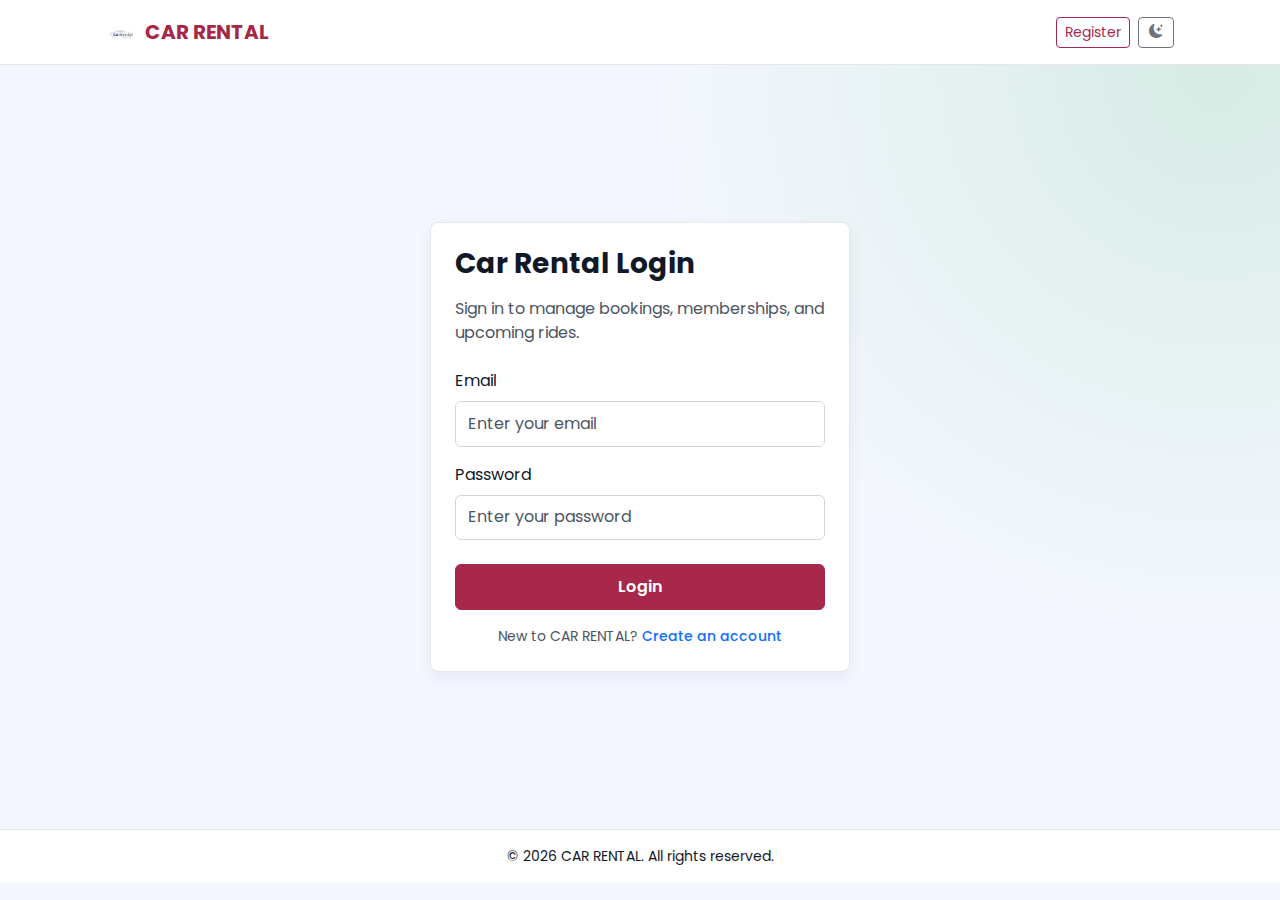
<file: login.html>
<!DOCTYPE html>
<html lang="en">
<head>
  <!-- Document metadata -->
  <meta charset="UTF-8" />
  <meta name="viewport" content="width=device-width, initial-scale=1.0" />
  <meta name="description" content="Login to your CAR RENTAL account to manage bookings and membership preferences." />
  <title>Car Rental | Login</title>

  <!-- Google Font: Poppins -->
  <!-- Typography and UI resources -->
  <link rel="preconnect" href="https://fonts.googleapis.com" />
  <link rel="preconnect" href="https://fonts.gstatic.com" crossorigin />
  <link href="https://fonts.googleapis.com/css2?family=Poppins:wght@300;400;500;600;700&display=swap" rel="stylesheet" />

  <!-- Bootstrap 5 CDN -->
  <link href="https://cdn.jsdelivr.net/npm/bootstrap@5.3.3/dist/css/bootstrap.min.css" rel="stylesheet" />
  <link rel="stylesheet" href="https://cdn.jsdelivr.net/npm/bootstrap-icons@1.11.3/font/bootstrap-icons.min.css" />

  <!-- Favicon -->
  <!-- Branding and page styles -->
  <link rel="icon" type="image/png" href="images/CAR RENTAL LOGO.png" />

  <!-- Shared + page Styles -->
  <link rel="stylesheet" href="css/styles.css" />
  <link rel="stylesheet" href="css/login.css" />
</head>
<body>
  <!-- Accessibility quick link -->
  <a class="skip-link" href="#main-content">Skip to main content</a>

  <!-- Header with brand and quick actions -->
  <header class="py-3 border-bottom bg-white">
    <nav class="container d-flex justify-content-between align-items-center" aria-label="Login page navigation">
      <a href="index.html" class="brand-link fw-bold text-decoration-none fs-5 d-inline-flex align-items-center" aria-label="Go to CAR RENTAL home">
        <img src="images/CAR RENTAL LOGO.png" alt="CAR RENTAL logo" class="brand-logo" />
        <span>CAR RENTAL</span>
      </a>
      <section class="d-flex align-items-center gap-2">
        <a href="register.html" class="btn btn-outline-primary btn-sm" aria-label="Go to registration page">Register</a>
        <button type="button" class="theme-toggle-btn btn btn-outline-secondary btn-sm" data-theme-toggle aria-label="Switch theme">
          <i class="bi bi-moon-stars-fill" data-theme-icon aria-hidden="true"></i>
        </button>
      </section>
    </nav>
  </header>

  <!-- Main login content -->
  <main id="main-content" class="auth-main" aria-label="Login content">
    <section class="container py-5">
      <article class="auth-card mx-auto" aria-labelledby="loginHeading">
        <h1 id="loginHeading" class="h3 fw-bold mb-3">Car Rental Login</h1>
        <p class="text-muted mb-4" id="loginHelpText">Sign in to manage bookings, memberships, and upcoming rides.</p>

        <!-- Login form with HTML5 + Bootstrap validation UI -->
        <form id="loginForm" novalidate aria-describedby="loginHelpText" aria-label="Login form">
          <section class="mb-3">
            <label for="loginEmail" class="form-label">Email</label>
            <input id="loginEmail" name="email" type="email" class="form-control" placeholder="Enter your email" autocomplete="email" required aria-required="true" aria-label="Email address" aria-describedby="emailHelp" />

            <section class="invalid-feedback">Please enter a valid email address.</section>
          </section>

          <section class="mb-4">
            <label for="loginPassword" class="form-label">Password</label>
            <input id="loginPassword" name="password" type="password" class="form-control" placeholder="Enter your password" autocomplete="current-password" required aria-required="true" aria-label="Password" aria-describedby="passwordHelp" />

            <section class="invalid-feedback">Please enter your password.</section>
          </section>

          <button type="submit" class="btn btn-primary w-100">Login</button>
        </form>

        <p class="small text-muted mt-3 mb-0 text-center">
          New to CAR RENTAL?
          <a href="register.html" class="link-primary text-decoration-none fw-medium">Create an account</a>
        </p>
      </article>
    </section>
  </main>

  <!-- Minimal footer -->
  <footer class="py-3 auth-footer" aria-label="Login page footer">
    <section class="container text-center">
      <p class="mb-0 small">© 2026 CAR RENTAL. All rights reserved.</p>
    </section>
  </footer>
  <!-- Theme + authentication scripts -->
  <script src="js/theme.js"></script>
  <script src="js/auth.js"></script>
</body>
</html>
</file>
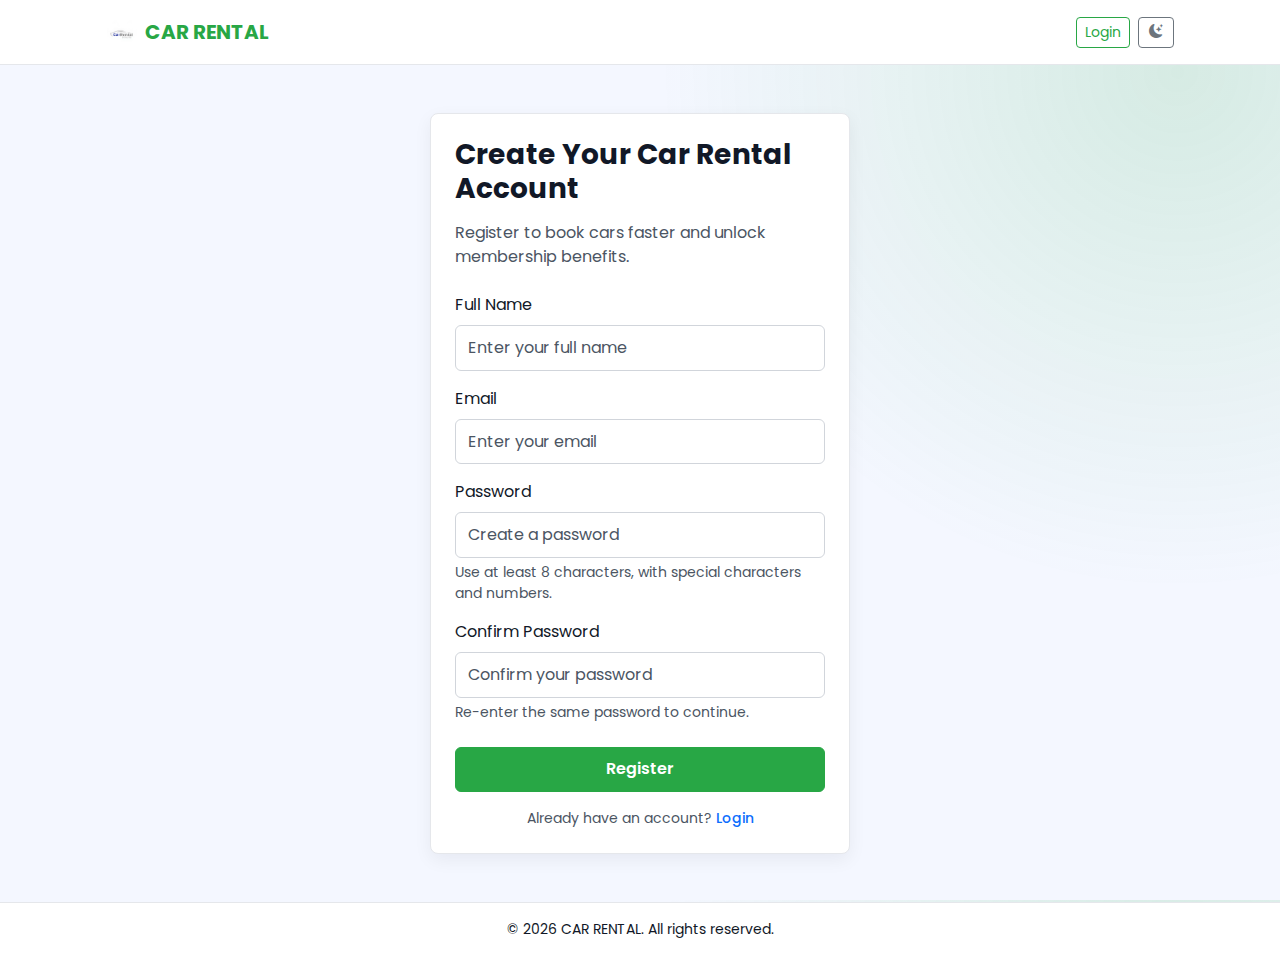
<file: register.html>
<!DOCTYPE html>
<html lang="en">
<head>
  <!-- Document metadata -->
  <meta charset="UTF-8" />
  <meta name="viewport" content="width=device-width, initial-scale=1.0" />
  <meta name="description" content="Create your Car Rental account to book and manage rides quickly." />
  <title>CAR RENTAL | Register</title>
  <!-- Typography and UI resources -->
  <link rel="preconnect" href="https://fonts.googleapis.com" />
  <link rel="preconnect" href="https://fonts.gstatic.com" crossorigin />
  <link href="https://fonts.googleapis.com/css2?family=Poppins:wght@300;400;500;600;700&display=swap" rel="stylesheet" />
  <link href="https://cdn.jsdelivr.net/npm/bootstrap@5.3.3/dist/css/bootstrap.min.css" rel="stylesheet" />
  <link rel="stylesheet" href="https://cdn.jsdelivr.net/npm/bootstrap-icons@1.11.3/font/bootstrap-icons.min.css" />
  <!-- Branding and page styles -->
  <link rel="icon" type="image/png" href="images/CAR RENTAL LOGO.png" />
  <link rel="stylesheet" href="css/styles.css" />
  <link rel="stylesheet" href="css/register.css" />
</head>
<body>
  <!-- Accessibility quick link -->
  <a class="skip-link" href="#main-content">Skip to main content</a>

  <!-- Header with brand and quick actions -->
  <header class="py-3 border-bottom bg-white">
    <nav class="container d-flex justify-content-between align-items-center" aria-label="Register page navigation">
      <a href="index.html" class="brand-link fw-bold text-decoration-none fs-5 d-inline-flex align-items-center" aria-label="Go to CAR RENTAL home">
        <img src="images/CAR RENTAL LOGO.png" alt="CAR RENTAL logo" class="brand-logo" />
    <span>CAR RENTAL</span>
      </a> 
      <section class="d-flex align-items-center gap-2">
        <a href="login.html" class="btn btn-outline-primary btn-sm" aria-label="Go to login page">Login</a>
        <button type="button" class="theme-toggle-btn btn btn-outline-secondary btn-sm" data-theme-toggle aria-label="Switch theme">
          <i class="bi bi-moon-stars-fill" data-theme-icon aria-hidden="true"></i>
        </button>
      </section>
    </nav>
  </header>

  <!-- Main registration content -->
  <main id="main-content" class="auth-main" aria-label="Registration content">
    <section class="container py-5">
      <article class="auth-card mx-auto" aria-labelledby="registerHeading">
        <h1 id="registerHeading" class="h3 fw-bold mb-3">Create Your Car Rental Account</h1>
        <p id="registerHelpText" class="text-muted mb-4">Register to book cars faster and unlock membership benefits.</p>
        <!-- Registration form with custom validations handled by auth.js -->
        <form id="registerForm" novalidate aria-label="Signup form" aria-describedby="registerHelpText">
          <section class="mb-3">
            <label for="registerName" class="form-label">Full Name</label>
            <input id="registerName" name="name" type="text" class="form-control" placeholder="Enter your full name" autocomplete="name" required aria-required="true" aria-label="Full name" aria-describedby="nameHelp" />
          
            <section class="invalid-feedback">Please enter your full name.</section>
          </section>

          <section class="mb-3">
            <label for="registerEmail" class="form-label">Email</label>
            <input id="registerEmail" name="email" type="email" class="form-control" placeholder="Enter your email" autocomplete="email" required aria-required="true" aria-label="Email address" aria-describedby="emailHelp" />

            <section class="invalid-feedback">Please enter a valid email address.</section>
          </section>

          <section class="mb-3">
            <label for="registerPassword" class="form-label">Password</label>
            <input id="registerPassword" name="password" type="password" class="form-control" placeholder="Create a password" autocomplete="new-password" minlength="8" required aria-required="true" aria-label="Password" aria-describedby="passwordHelp" />
            <p id="passwordHelp" class="form-text">Use at least 8 characters, with special characters and numbers.</p>
            <section class="invalid-feedback">Please enter a password with at least 8 characters.</section>
          </section>

          <section class="mb-4">
            <label for="registerConfirmPassword" class="form-label">Confirm Password</label>
            <input id="registerConfirmPassword" name="confirmPassword" type="password" class="form-control" placeholder="Confirm your password" autocomplete="new-password" minlength="8" required aria-required="true" aria-label="Confirm password" aria-describedby="confirmPasswordHelp" />
            <p id="confirmPasswordHelp" class="form-text">Re-enter the same password to continue.</p>
            <section class="invalid-feedback">Please confirm your password.</section>
          </section>

          <button type="submit" class="btn btn-primary w-100">Register</button>
        </form>

        <p class="small text-muted mt-3 mb-0 text-center">
          Already have an account?
          <a href="login.html" class="link-primary text-decoration-none fw-medium">Login</a>
        </p>
      </article>
    </section>
  </main>

  <!-- Minimal footer -->
  <footer class="py-3 auth-footer" aria-label="Registration page footer">
    <section class="container text-center">
      <p class="mb-0 small">© 2026 CAR RENTAL. All rights reserved.</p>
    </section>
  </footer>
  <!-- Theme + authentication scripts -->
  <script src="js/theme.js"></script>
  <script src="js/auth.js"></script>
</body>
</html>
</file>
<file: css/styles.css>
/* Shared responsive stylesheet for CAR RENTAL */
:root{
  --bg:#ffffff;
  --surface:#f8f9fa;
  --muted:#6c757d;
  --primary:#0d6efd;
  --text:#212529;
  --radius:0.5rem;
  --container-max:1100px;
  --gap:1rem;
}

*{box-sizing:border-box}
html,body{height:100%}
body{
  margin:0;
  font-family: 'Poppins', system-ui, -apple-system, 'Segoe UI', Roboto, 'Helvetica Neue', Arial;
  background:var(--bg);
  color:var(--text);
  -webkit-font-smoothing:antialiased;
  -moz-osx-font-smoothing:grayscale;
}

.container{max-width:var(--container-max);margin-left:auto;margin-right:auto;padding-left:1rem;padding-right:1rem}

/* Header / Brand */
.brand-logo, .navbar-brand-logo{height:36px;width:auto}
.cargo-navbar{background:linear-gradient(90deg,#0b5ed7, #0d6efd);}
.cargo-navbar .navbar-brand, .cargo-navbar .nav-link{color:#fff}

/* Utility: skip link */
.skip-link{position:absolute;left:-9999px;top:auto;width:1px;height:1px;overflow:hidden}
.skip-link:focus{position:static;width:auto;height:auto;margin:0 1rem 1rem 1rem;padding:.5rem;background:#fff;border-radius:.25rem;box-shadow:0 2px 6px rgba(0,0,0,.12)}

/* Sections and spacing */
.section-block{padding-top:5rem;padding-bottom:3rem}
@media(min-width:992px){.section-block{padding-top:6.5rem}}

.hero-section{background:linear-gradient(180deg, rgba(13,110,253,0.04), transparent)}
.hero-eyebrow{color:var(--primary);letter-spacing:0.02em}

/* Cards and surfaces */
.card{border-radius:var(--radius)}
.about-card, .pricing-card, .car-card{background:var(--surface)}

/* Forms and auth layout */
.auth-main .auth-card{max-width:420px;background:#fff;padding:1.5rem;border-radius:8px;box-shadow:0 6px 18px rgba(16,24,40,.06)}
.auth-card .form-control{border-radius:6px}

/* Footer */
.site-footer, .about-footer, .auth-footer{background:transparent}

/* Responsive helpers */
@media(max-width:576px){
  .navbar .auth-nav-item{display:none}
  .hero-image-card img{max-width:100%;height:auto}
}

/* Buttons */
.btn-primary{background:var(--primary);border-color:var(--primary)}
.btn-outline-primary{color:var(--primary);border-color:var(--primary)}

/* Small accessibility and focus styles */
:focus{outline:3px solid rgba(13,110,253,.18);outline-offset:2px}

/* Page-specific overrides loaded after this file can adjust these tokens */
</file>
<file: css/about.css>
/* Light theme tokens (adjusted for black background/white text) */
:root {
  --bg: #000000;
  --surface: #000000;
  --text: #ffffff;
  --muted: #cccccc;
  --heading: #ffffff;
  --border: #333333;
  --shadow: 0 14px 34px rgba(0, 0, 0, 0.5);
}

/* Dark theme token overrides (also black/white) */
[data-theme="dark"] {
  --bg: #000000;
  --surface: #000000;
  --text: #ffffff;
  --muted: #bbbbbb;
  --heading: #ffffff;
  --border: #222222;
  --shadow: 0 14px 34px rgba(0, 0, 0, 0.7);
}

/* Base layout and typography */
body {
  margin: 0;
  font-family: "Poppins", sans-serif;
  color: var(--text);
  background:
    radial-gradient(circle at 95% 10%, rgba(255, 255, 255, 0.13), transparent 36%),
    var(--bg);
  line-height: 1.7;
}

h1,
h2,
h3,
h4,
h5,
h6 {
  color: var(--heading);
}

p,
li,
a {
  color: var(--text);
}

.lead,
.text-muted {
  color: var(--muted) !important;
}

/* Accessibility skip link */
.skip-link {
  position: absolute;
  top: -9999px;
  left: 1rem;
  z-index: 1000;
  padding: 0.5rem 0.8rem;
  border-radius: 0.5rem;
  background: var(--surface);
  color: var(--text);
  text-decoration: none;
  box-shadow: var(--shadow);
}

.skip-link:focus {
  top: 0.75rem;
}

/* Header branding and theme toggle */
.brand-link {
  color: var(--heading);
}

.brand-logo {
  width: 2rem;
  height: 2rem;
  margin-right: 0.45rem;
  border-radius: 999px;
  object-fit: contain;
  background-color: #ffffff;
  padding: 0.08rem;
}

.theme-toggle-btn {
  min-width: 2.25rem;
}

[data-theme="dark"] .bg-white {
  background-color: var(--surface) !important;
}

[data-theme="dark"] .border-bottom,
[data-theme="dark"] .about-footer {
  border-color: var(--border) !important;
}

/* About page layout and cards */
.about-main {
  min-height: calc(100vh - 136px);
}

.about-hero {
  background: var(--surface);
  border: 1px solid var(--border);
  border-radius: 1rem;
  box-shadow: var(--shadow);
  padding: 1.3rem;
}

.about-card {
  background-color: var(--surface);
  border: 1px solid var(--border);
  border-radius: 1rem;
  box-shadow: var(--shadow);
  padding: 1.25rem;
}

.values-list {
  padding-left: 1.1rem;
}

.values-list li + li {
  margin-top: 0.45rem;
}

/* Footer styling */
.about-footer {
  background-color: var(--surface);
  border-top: 1px solid var(--border);
}

/* Responsive spacing improvements */
@media (min-width: 768px) {
  .about-hero,
  .about-card {
    padding: 1.6rem;
  }
}
</file>
<file: css/index.css>
/* Light theme design tokens and Bootstrap variable mappings */
:root {
  --color-bg: #f5f8ff;
  --color-surface: #ffffff;
  --color-text: #1b1d22;
  --color-text-strong: #2c3e50;
  --color-muted: #6c757d;
  --color-primary: #28a745; /* switched to green theme */
  --color-heading: #28a745;
  --color-primary-soft: #8fd19e;
  --color-primary-glow: rgba(40, 167, 69, 0.22);
  --color-navbar: rgba(20, 92, 50, 0.95);
  --color-footer: #1e3a1e;
  --color-on-dark: #f0fdf4;
  --color-card-border: rgba(40, 167, 69, 0.08);
  --hero-grad-start: #eef4ff;
  --hero-grad-end: #ffffff;
  --social-bg: rgba(255, 255, 255, 0.08);
  --social-bg-hover: rgba(255, 255, 255, 0.14);
  --ring-soft: rgba(13, 110, 253, 0.18);

  --radius-md: 1rem;
  --radius-pill: 999px;

  --shadow-soft: 0 10px 30px rgba(10, 17, 40, 0.08);
  --shadow-hover: 0 14px 28px rgba(13, 110, 253, 0.16);

  --space-section: clamp(2.75rem, 6vw, 4.25rem);

  --bs-body-bg: var(--color-bg);
  --bs-body-color: var(--color-text-strong);
  --bs-secondary-color: var(--color-muted);
  --bs-emphasis-color: var(--color-heading);
  --bs-card-bg: var(--color-surface);
  --bs-card-color: var(--color-text-strong);
  --bs-border-color: var(--color-card-border);
  --bs-modal-bg: var(--color-surface);
  --bs-modal-color: var(--color-text-strong);
}

/* Dark theme token overrides */
[data-theme="dark"] {
  --color-bg: #0f172a;
  --color-surface: #111827;
  --color-text: #e5e7eb;
  --color-text-strong: #f3f4f6;
  --color-muted: #9ca3af;
  --color-primary: #28a745;
  --color-heading: #4ade80;
  --color-primary-soft: #6ee7b7;
  --color-primary-glow: rgba(40, 167, 69, 0.28);
  --color-navbar: rgba(1, 34, 13, 0.95);
  --color-footer: #031d09;
  --color-on-dark: #e6ffed;
  --color-card-border: rgba(40, 167, 69, 0.24);
  --hero-grad-start: #0b1224;
  --hero-grad-end: #111827;
  --social-bg: rgba(255, 255, 255, 0.06);
  --social-bg-hover: rgba(255, 255, 255, 0.12);
  --ring-soft: rgba(59, 130, 246, 0.25);
  --shadow-soft: 0 12px 28px rgba(2, 6, 23, 0.45);
  --shadow-hover: 0 18px 32px rgba(2, 6, 23, 0.55);
}

/* Global reset and base document behavior */
* {
  box-sizing: border-box;
}

html {
  scroll-behavior: smooth;
}

/* Base typography and element colors */
body {
  margin: 0;
  font-family: "Poppins", sans-serif;
  color: var(--color-text);
  background-color: var(--color-bg);
  line-height: 1.6;
  padding-top: 70px;
  transition: background-color 0.25s ease, color 0.25s ease;
}

p,
li,
label,
input,
select,
textarea,
button {
  color: var(--color-text-strong);
}

h1,
h2,
h3,
h4,
h5,
h6 {
  color: var(--color-heading);
}

.text-muted {
  color: var(--color-muted) !important;
}

[data-theme="dark"] .card,
[data-theme="dark"] .card-body,
[data-theme="dark"] .modal-content,
[data-theme="dark"] .modal-body,
[data-theme="dark"] .modal-title,
[data-theme="dark"] .pricing-card,
[data-theme="dark"] .car-card {
  color: var(--color-text-strong);
}

[data-theme="dark"] .pricing-card .display-6,
[data-theme="dark"] .pricing-card .fs-6,
[data-theme="dark"] .pricing-card li,
[data-theme="dark"] .car-card p,
[data-theme="dark"] #joinNowModal p,
[data-theme="dark"] #joinNowModal label,
[data-theme="dark"] #joinNowModal option {
  color: var(--color-text-strong) !important;
}

/* Accessibility helper link for keyboard users */
.skip-link {
  position: absolute;
  top: -9999px;
  left: 1rem;
  z-index: 2000;
  padding: 0.5rem 0.85rem;
  border-radius: 0.5rem;
  background-color: #ffffff;
  color: var(--color-text);
  box-shadow: var(--shadow-soft);
  text-decoration: none;
}

.skip-link:focus {
  top: 0.75rem;
}

/* Shared section spacing and section heading styling */
.section-block {
  padding-block: var(--space-section);
}

.section-header {
  max-width: 42rem;
  margin-inline: auto;
}

.section-header h2 {
  letter-spacing: 0.01em;
}

.section-header p {
  font-size: 1.05rem;
}

/* Header and navbar styling */
.cargo-navbar {
  background-color: var(--color-navbar);
  -webkit-backdrop-filter: blur(8px);
  backdrop-filter: blur(8px);
  box-shadow: 0 8px 24px rgba(2, 6, 23, 0.18);
}

.cargo-navbar .nav-link {
  position: relative;
  font-weight: 500;
  display: inline-flex;
  align-items: center;
  transition: color 0.2s ease;
}

.cargo-navbar .nav-link:hover,
.cargo-navbar .nav-link:focus {
  color: #d6e4ff;
}

.navbar-brand-logo {
  width: 2.05rem;
  height: 2.05rem;
  margin-right: 0.45rem;
  border-radius: 999px;
  object-fit: contain;
  background-color: #ffffff;
  padding: 0.08rem;
}

.cargo-navbar .nav-link.active {
  color: var(--color-on-dark);
  font-weight: 600;
}

.theme-toggle-btn {
  color: var(--color-on-dark);
  border-radius: 999px;
  width: 2.3rem;
  height: 2.3rem;
  display: inline-flex;
  align-items: center;
  justify-content: center;
  margin-left: 0.2rem;
}

.theme-toggle-btn:hover,
.theme-toggle-btn:focus-visible {
  color: var(--color-primary-soft);
  background-color: rgba(255, 255, 255, 0.08) !important;
}

.auth-nav-item .btn {
  border-radius: 999px;
  font-weight: 600;
  padding-inline: 1rem;
}

.cargo-navbar .nav-link::after {
  content: "";
  position: absolute;
  left: 0.5rem;
  right: 0.5rem;
  bottom: 0.2rem;
  height: 2px;
  background-color: var(--color-primary-soft);
  transform: scaleX(0);
  transform-origin: center;
  transition: transform 0.2s ease;
}

.cargo-navbar .nav-link:hover::after,
.cargo-navbar .nav-link:focus::after,
.cargo-navbar .nav-link.active::after {
  transform: scaleX(1);
}

/* Hero section and metrics cards */
.hero-section {
  display: flex;
  align-items: center;
  min-height: 100vh;
  position: relative;
  overflow: hidden;
  background: linear-gradient(135deg, var(--hero-grad-start) 0%, var(--hero-grad-end) 65%);
}

.hero-section::before {
  content: "";
  position: absolute;
  width: 360px;
  height: 360px;
  right: -120px;
  top: 90px;
  border-radius: 50%;
  background: radial-gradient(circle, rgba(59, 130, 246, 0.2) 0%, rgba(59, 130, 246, 0) 68%);
  pointer-events: none;
}

.hero-section .container {
  width: 100%;
}

.hero-section h1 {
  line-height: 1.2;
}

.hero-eyebrow {
  display: inline-flex;
  align-items: center;
  gap: 0.5rem;
  color: var(--color-heading);
  font-size: 0.9rem;
  letter-spacing: 0.02em;
  text-transform: uppercase;
}

.hero-eyebrow::before {
  content: "";
  width: 1.2rem;
  height: 2px;
  background-color: currentColor;
}

.hero-image-card {
  background-color: var(--color-surface);
  border-radius: var(--radius-md);
  padding: 0.75rem;
  box-shadow: var(--shadow-soft);
}

.hero-image-card img {
  width: 100%;
  max-height: 360px;
  object-fit: cover;
}

.hero-cta {
  border-radius: var(--radius-pill);
  padding-inline: 1.75rem;
}

.hero-kpis {
  display: grid;
  grid-template-columns: repeat(3, minmax(0, 1fr));
  gap: 0.75rem;
}

.hero-kpi-item {
  background: var(--color-surface);
  border: 1px solid var(--color-card-border);
  border-radius: 0.75rem;
  padding: 0.7rem 0.8rem;
}

.hero-kpi-item .h5 {
  color: var(--color-heading);
}

/* Membership and car cards */
.pricing-section {
  background-color: #f8faff;
}

[data-theme="dark"] .pricing-section {
  background-color: #0d162d;
}

.cars-section {
  background-color: var(--color-bg);
}

.pricing-card,
.car-card {
  border-radius: var(--radius-md);
  background-color: var(--color-surface);
  border: 1px solid var(--color-card-border);
  transition: transform 0.25s ease, box-shadow 0.25s ease;
}

.pricing-card:hover,
.car-card:hover {
  transform: translateY(-5px);
  box-shadow: var(--shadow-hover);
}

.pricing-card.featured {
  box-shadow: 0 0 0 2px var(--color-primary-glow), var(--shadow-soft);
}

.pricing-card .display-6 {
  font-size: clamp(2rem, 4vw, 2.4rem);
}

.car-card {
  overflow: hidden;
}

.car-card .card-img-top {
  height: 180px;
  object-fit: cover;
}

.car-card .btn {
  border-radius: 0.7rem;
}

.car-rating {
  display: inline-flex;
  align-items: center;
  gap: 0.5rem;
  font-size: 0.95rem;
}

.rating-stars {
  color: #f59e0b;
  letter-spacing: 0.02rem;
}

.rating-value {
  font-weight: 600;
  color: var(--color-text-strong);
}

.car-actions {
  margin-top: auto;
}

.car-actions .btn {
  width: 100%;
}

.membership-grid,
.cars-grid {
  align-items: stretch;
}

.cars-category h3 {
  color: var(--color-heading);
  letter-spacing: 0.01em;
}

/* Buttons and interaction feedback */
.btn {
  transition: transform 0.2s ease, box-shadow 0.2s ease;
}

.btn:hover,
.btn:focus-visible {
  transform: translateY(-2px);
  box-shadow: 0 8px 18px var(--ring-soft);
}

.btn:active {
  transform: translateY(0);
}

/* Modal and booking-specific UI */
.modal-content {
  border: 1px solid var(--color-card-border);
  border-radius: 1rem;
  box-shadow: var(--shadow-soft);
  background-color: var(--color-surface);
}

.booking-car-summary,
.booking-estimate {
  background-color: rgba(13, 110, 253, 0.08);
  border: 1px solid var(--color-card-border);
}

[data-theme="dark"] .booking-car-summary,
[data-theme="dark"] .booking-estimate {
  background-color: rgba(59, 130, 246, 0.12);
}

.booking-toast-container {
  z-index: 1200;
}

[data-theme="dark"] input[type="date"] {
  color-scheme: dark;
  border-color: rgba(148, 163, 184, 0.45);
  padding-right: 2.35rem;
  background-image: url("data:image/svg+xml,%3Csvg xmlns='http://www.w3.org/2000/svg' viewBox='0 0 24 24' fill='none' stroke='%23dbeafe' stroke-width='2' stroke-linecap='round' stroke-linejoin='round'%3E%3Crect x='3' y='4' width='18' height='18' rx='2' ry='2'/%3E%3Cline x1='16' y1='2' x2='16' y2='6'/%3E%3Cline x1='8' y1='2' x2='8' y2='6'/%3E%3Cline x1='3' y1='10' x2='21' y2='10'/%3E%3C/svg%3E");
  background-repeat: no-repeat;
  background-position: right 0.75rem center;
  background-size: 1rem 1rem;
}

[data-theme="dark"] input[type="date"]::-webkit-calendar-picker-indicator {
  opacity: 0;
  cursor: pointer;
}

[data-theme="dark"] input[type="date"]::-moz-focus-inner {
  border: 0;
}

[data-theme="dark"] .modal .btn-close {
  filter: invert(1) grayscale(100%) brightness(180%);
  opacity: 0.95;
}

[data-theme="dark"] .modal .btn-close:hover,
[data-theme="dark"] .modal .btn-close:focus {
  opacity: 1;
}

/* Footer and social links */
.site-footer {
  background-color: var(--color-footer);
  color: var(--color-on-dark);
}

.social-links {
  gap: 0.75rem;
}

.social-link {
  display: inline-flex;
  align-items: center;
  justify-content: center;
  width: 2.25rem;
  height: 2.25rem;
  border-radius: 50%;
  background-color: var(--social-bg);
  color: var(--color-on-dark);
  font-size: 1.1rem;
  text-decoration: none;
  transition: color 0.2s ease, transform 0.2s ease, background-color 0.2s ease;
}

.social-link:hover,
.social-link:focus {
  color: var(--color-primary-soft);
  background-color: var(--social-bg-hover);
  transform: translateY(-1px);
}

/* Responsive adjustments */
@media (min-width: 576px) {
  .car-card .card-img-top {
    height: 190px;
  }
}

@media (min-width: 768px) {
  .hero-section h1 {
    font-size: clamp(2.25rem, 4vw, 3.25rem);
  }
}

@media (max-width: 767.98px) {
  .hero-kpis {
    grid-template-columns: 1fr;
  }

  .hero-section::before {
    width: 280px;
    height: 280px;
    right: -120px;
    top: 140px;
  }
}

@media (min-width: 992px) {
  body {
    padding-top: 76px;
  }

  .auth-nav-item .btn {
    width: auto !important;
  }
}
</file>
<file: css/login.css>
/* Light theme tokens and Bootstrap variable mappings */
:root {
  --bg: #f4f7ff;
  --surface: #ffffff;
  --text: #111827;
  --muted: #4b5563;
  --heading: #a72846;
  --primary: #a7284a;
  --border: #e5e7eb;
  --shadow: 0 14px 34px rgba(15, 23, 42, 0.08);

  --bs-body-color: var(--text);
  --bs-secondary-color: var(--muted);
  --bs-emphasis-color: var(--heading);
  --bs-border-color: var(--border);
}

/* Dark theme token overrides */
[data-theme="dark"] {
  --bg: #0f172a;
  --surface: #111827;
  --text: #f3f4f6;
  --muted: #94a3b8;
  --heading: #de4a4f;
  --primary: #a7283d;
  --border: #374151;
  --shadow: 0 14px 34px rgba(2, 6, 23, 0.5);

  --bs-body-color: var(--text);
  --bs-secondary-color: var(--muted);
  --bs-emphasis-color: var(--heading);
  --bs-border-color: var(--border);
}

/* Base layout and typography */
body {
  margin: 0;
  font-family: "Poppins", sans-serif;
  color: var(--text);
  background:
    radial-gradient(circle at 95% 8%, rgba(40, 167, 69, 0.14), transparent 38%),
    var(--bg);
  transition: background-color 0.25s ease, color 0.25s ease;
}

h1,
h2,
h3,
h4,
h5,
h6 {
  color: var(--heading);
}

p,
label,
input,
small,
button,
a {
  color: var(--text);
}

.text-muted,
.form-text {
  color: var(--muted) !important;
}

[data-theme="dark"] .auth-card,
[data-theme="dark"] .auth-card p,
[data-theme="dark"] .auth-card label,
[data-theme="dark"] .auth-card .small,
[data-theme="dark"] .auth-card .form-label,
[data-theme="dark"] .auth-card .invalid-feedback,
[data-theme="dark"] .auth-footer p,
[data-theme="dark"] .btn-outline-primary,
[data-theme="dark"] .btn-outline-secondary {
  color: var(--text) !important;
}

[data-theme="dark"] .btn-outline-primary,
[data-theme="dark"] .btn-outline-secondary {
  border-color: #64748b;
}

[data-theme="dark"] .btn-outline-primary:hover,
[data-theme="dark"] .btn-outline-secondary:hover {
  color: #0f172a !important;
  background-color: #6ee7b7;
  border-color: #6ee7b7;
}

[data-theme="dark"] .link-primary {
  color: #6ee7b7 !important;
}

/* Accessibility skip link */
.skip-link {
  position: absolute;
  top: -9999px;
  left: 1rem;
  z-index: 1000;
  padding: 0.5rem 0.8rem;
  border-radius: 0.5rem;
  background: var(--surface);
  color: var(--text);
  text-decoration: none;
  box-shadow: var(--shadow);
}

.skip-link:focus {
  top: 0.75rem;
}

/* Header branding and theme toggle */
.brand-link {
  color: var(--heading);
}

.brand-logo {
  width: 2rem;
  height: 2rem;
  margin-right: 0.45rem;
  border-radius: 999px;
  object-fit: contain;
  background-color: #ffffff;
  padding: 0.08rem;
}

.theme-toggle-btn {
  min-width: 2.25rem;
}

[data-theme="dark"] .bg-white {
  background-color: var(--surface) !important;
}

[data-theme="dark"] .border-bottom,
[data-theme="dark"] .auth-footer {
  border-color: var(--border) !important;
}

/* Auth page container and card */
.auth-main {
  min-height: calc(100vh - 136px);
  display: flex;
  align-items: center;
}

.auth-card {
  width: 100%;
  max-width: 460px;
  background-color: var(--surface);
  border: 1px solid var(--border);
  border-radius: 1rem;
  box-shadow: var(--shadow);
  padding: 1.3rem;
}

.auth-card:hover {
  transform: translateY(-2px);
}

/* Login form controls and submit button */
#loginForm .form-control {
  min-height: 2.85rem;
  border-color: #d1d5db;
}

[data-theme="dark"] #loginForm .form-control {
  background-color: #0b1220;
  color: var(--text);
  border-color: #4b5563;
}

#loginForm .form-control:focus {
  border-color: #28a745;
  box-shadow: 0 0 0 0.25rem rgba(40, 167, 69, 0.2);
}

#loginForm .btn {
  min-height: 2.85rem;
  font-weight: 600;
}

/* Footer styling */
.auth-footer {
  background-color: var(--surface);
  border-top: 1px solid var(--border);
}

/* Responsive spacing improvements */
@media (min-width: 576px) {
  .auth-card {
    padding: 2rem;
  }
}
</file>
<file: css/register.css>
/* Light theme tokens and Bootstrap variable mappings */
:root {
  --bg: #f4f7ff;
  --surface: #ffffff;
  --text: #111827;
  --muted: #4b5563;
  --heading: #28a745;
  --primary: #28a745;
  --border: #e5e7eb;
  --shadow: 0 14px 34px rgba(15, 23, 42, 0.08);

  --bs-body-color: var(--text);
  --bs-secondary-color: var(--muted);
  --bs-emphasis-color: var(--heading);
  --bs-border-color: var(--border);
}

/* Dark theme token overrides */
[data-theme="dark"] {
  --bg: #0f172a;
  --surface: #111827;
  --text: #f3f4f6;
  --muted: #94a3b8;
  --heading: #4ade80;
  --primary: #28a745;
  --border: #374151;
  --shadow: 0 14px 34px rgba(2, 6, 23, 0.5);

  --bs-body-color: var(--text);
  --bs-secondary-color: var(--muted);
  --bs-emphasis-color: var(--heading);
  --bs-border-color: var(--border);
}

/* Base layout and typography */
body {
  margin: 0;
  font-family: "Poppins", sans-serif;
  color: var(--text);
  background:
    radial-gradient(circle at 92% 8%, rgba(40, 167, 69, 0.15), transparent 36%),
    var(--bg);
}

h1,
h2,
h3,
h4,
h5,
h6 {
  color: var(--heading);
}

p,
label,
input,
small,
button,
a {
  color: var(--text);
}

.text-muted,
.form-text {
  color: var(--muted) !important;
}

[data-theme="dark"] .auth-card,
[data-theme="dark"] .auth-card p,
[data-theme="dark"] .auth-card label,
[data-theme="dark"] .auth-card .small,
[data-theme="dark"] .auth-card .form-label,
[data-theme="dark"] .auth-card .invalid-feedback,
[data-theme="dark"] .auth-footer p,
[data-theme="dark"] .btn-outline-primary,
[data-theme="dark"] .btn-outline-secondary {
  color: var(--text) !important;
}

[data-theme="dark"] .btn-outline-primary,
[data-theme="dark"] .btn-outline-secondary {
  border-color: #64748b;
}

[data-theme="dark"] .btn-outline-primary:hover,
[data-theme="dark"] .btn-outline-secondary:hover {
  color: #0f172a !important;
  background-color: #6ee7b7;
  border-color: #6ee7b7;
}

[data-theme="dark"] .link-primary {
  color: #6ee7b7 !important;
}

/* Accessibility skip link */
.skip-link {
  position: absolute;
  top: -9999px;
  left: 1rem;
  z-index: 1000;
  padding: 0.5rem 0.8rem;
  border-radius: 0.5rem;
  background: var(--surface);
  color: var(--text);
  text-decoration: none;
  box-shadow: var(--shadow);
}

.skip-link:focus {
  top: 0.75rem;
}

/* Header branding and theme toggle */
.brand-link {
  color: var(--heading);
}

.brand-logo {
  width: 2rem;
  height: 2rem;
  margin-right: 0.45rem;
  border-radius: 999px;
  object-fit: contain;
  background-color: #ffffff;
  padding: 0.08rem;
}

.theme-toggle-btn {
  min-width: 2.25rem;
}

[data-theme="dark"] .bg-white {
  background-color: var(--surface) !important;
}

[data-theme="dark"] .border-bottom,
[data-theme="dark"] .auth-footer {
  border-color: var(--border) !important;
}

/* Auth page container and card */
.auth-main {
  min-height: calc(100vh - 136px);
  display: flex;
  align-items: center;
}

.auth-card {
  width: 100%;
  max-width: 520px;
  background-color: var(--surface);
  border: 1px solid var(--border);
  border-radius: 1rem;
  box-shadow: var(--shadow);
  padding: 1.3rem;
}

/* Register form controls and submit button */
#registerForm .form-control {
  min-height: 2.85rem;
  border-color: #d1d5db;
}

[data-theme="dark"] #registerForm .form-control {
  background-color: #0b1220;
  color: var(--text);
  border-color: #4b5563;
}

#registerForm .form-control:focus {
  border-color: #28a745;
  box-shadow: 0 0 0 0.25rem rgba(40, 167, 69, 0.2);
}

#registerForm .btn {
  min-height: 2.85rem;
  font-weight: 600;
}

/* Footer styling */
.auth-footer {
  background-color: var(--surface);
  border-top: 1px solid var(--border);
}

/* Responsive spacing improvements */
@media (min-width: 576px) {
  .auth-card {
    padding: 2rem;
  }
}
</file>
